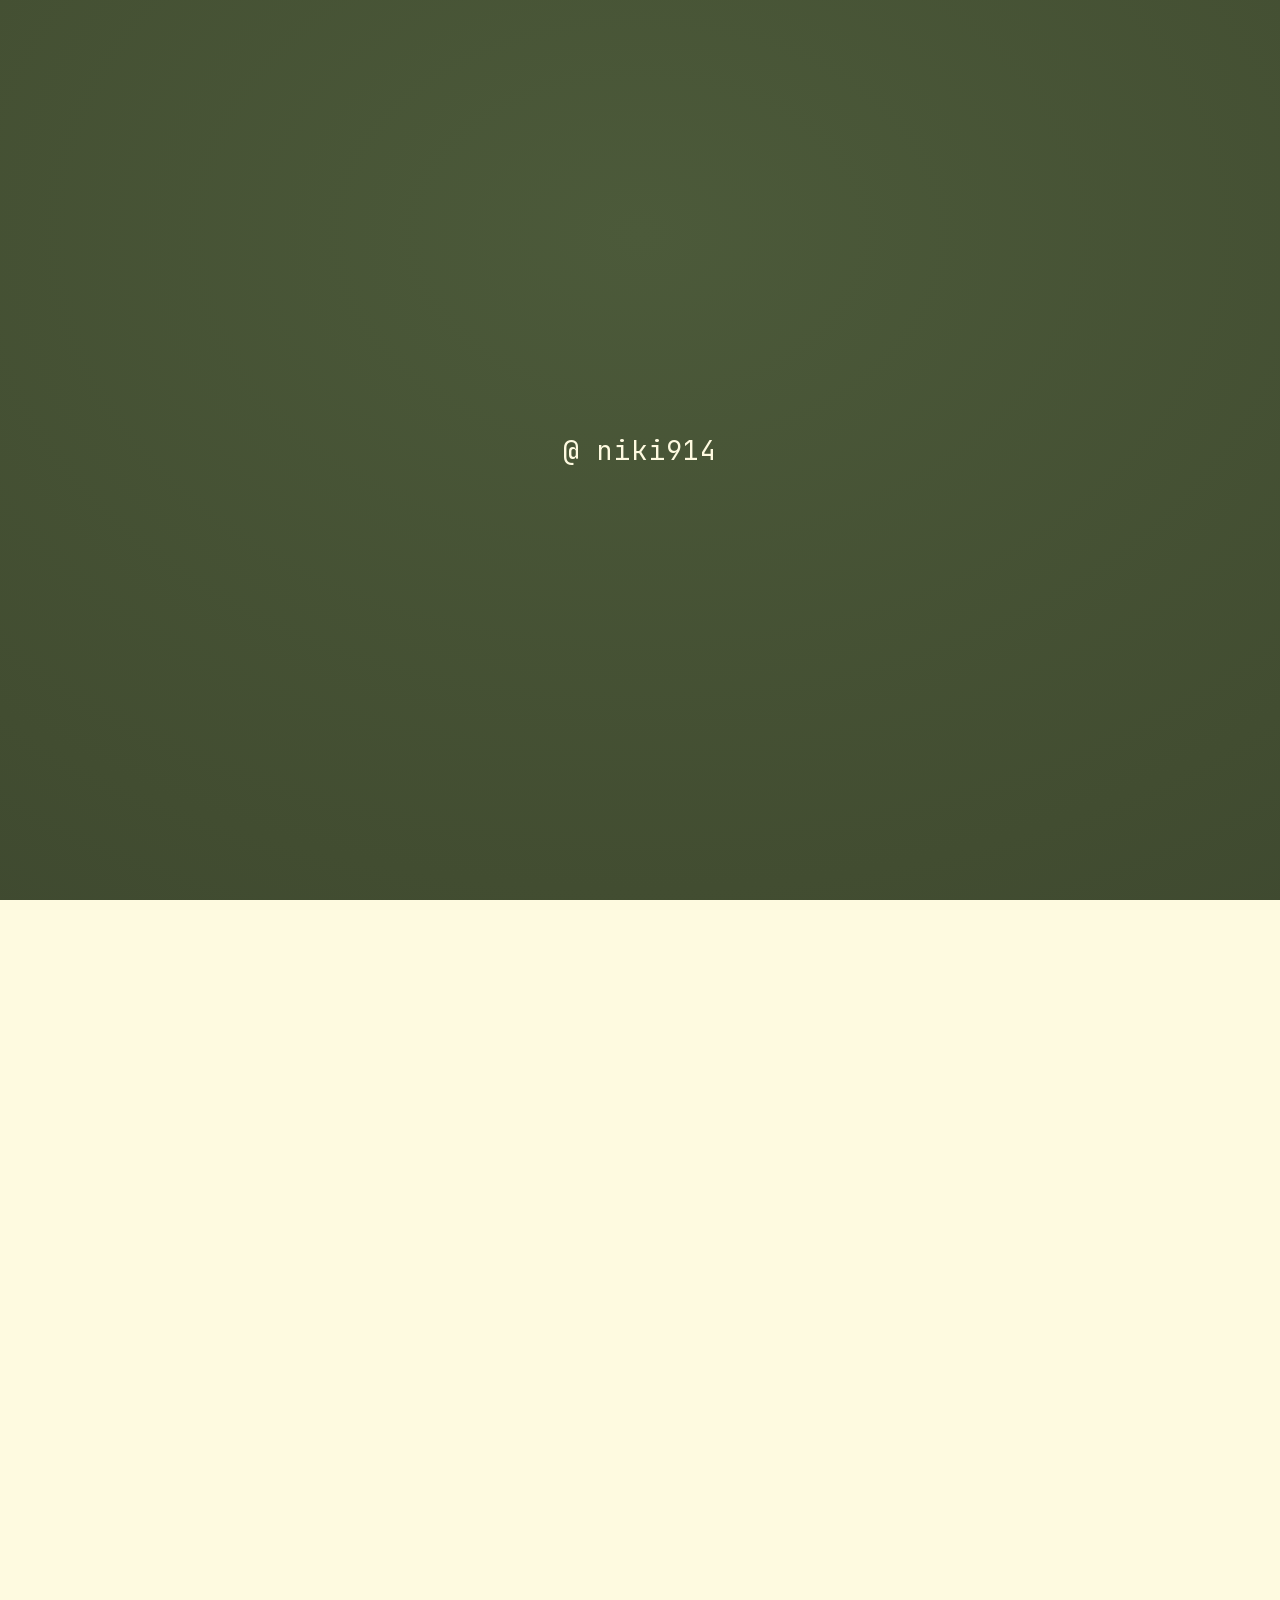
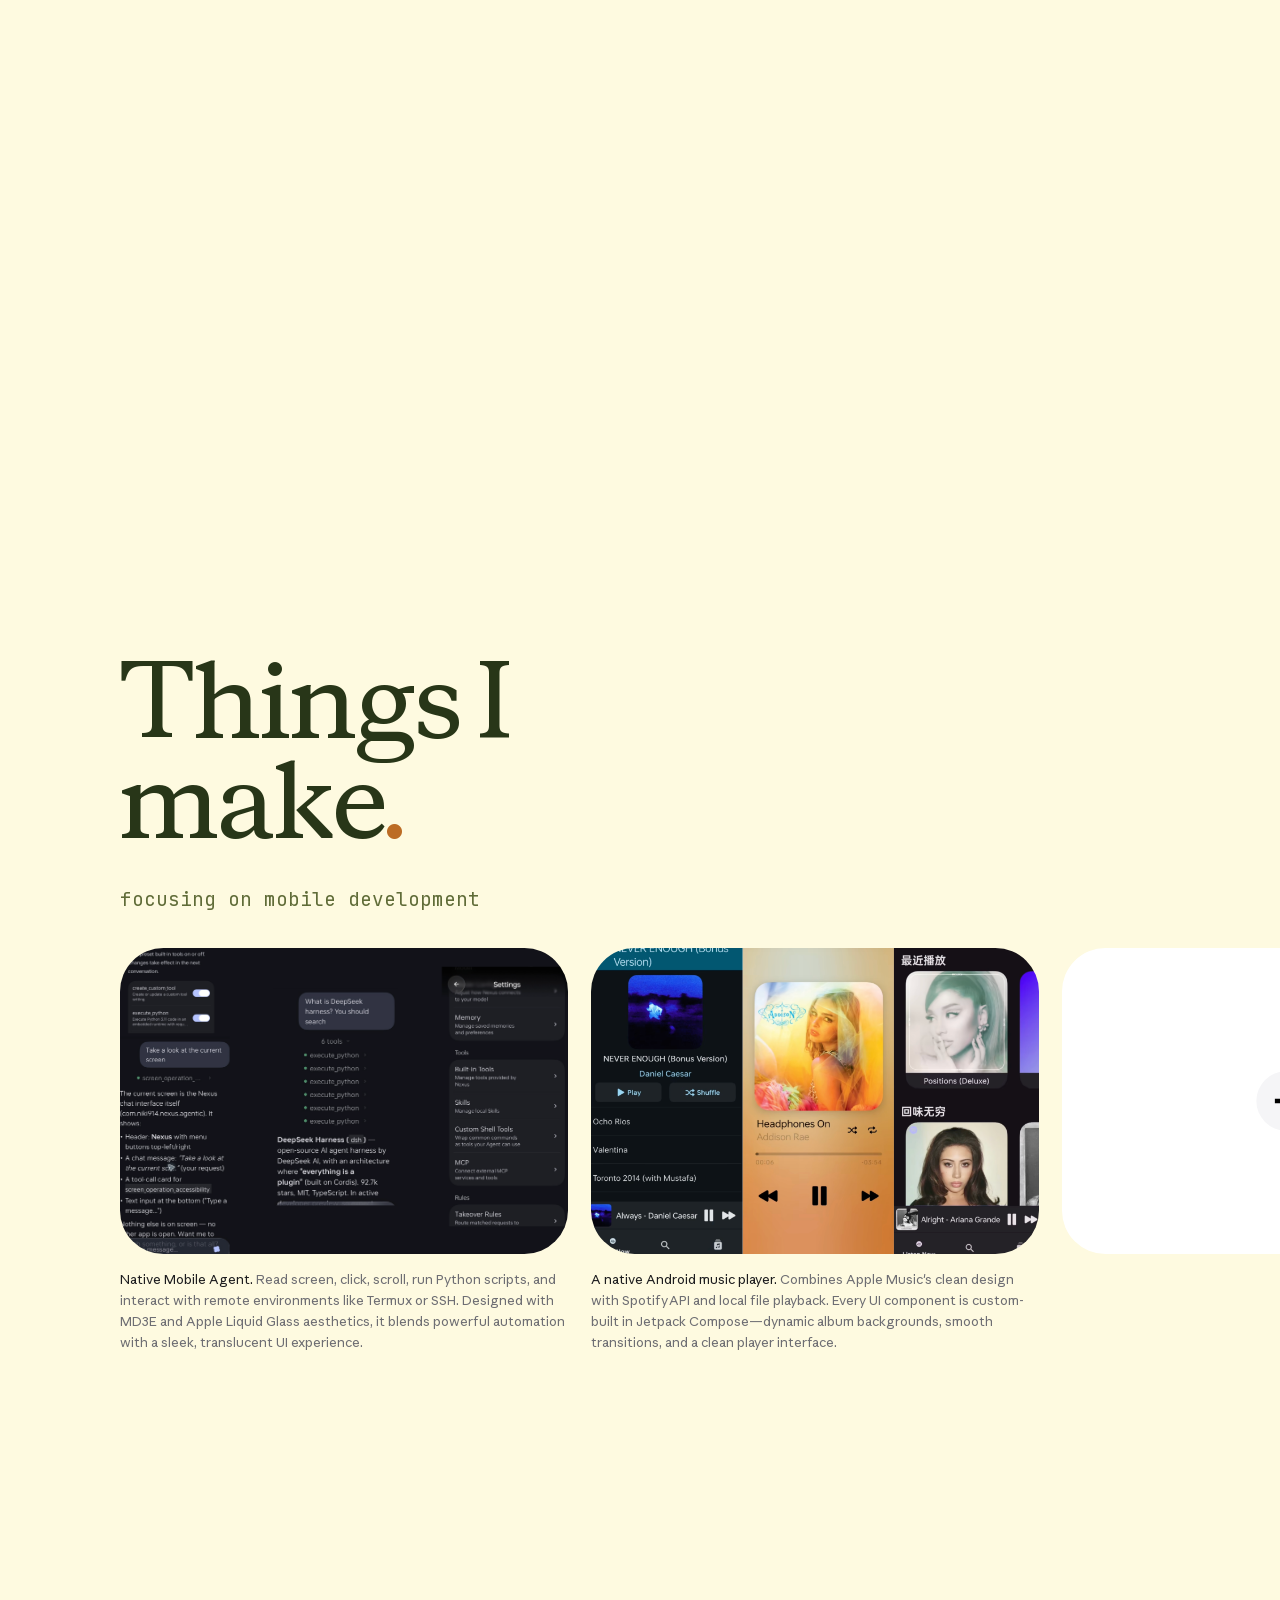
<file: index.html>
<!doctype html>
<html lang="en">
  <head>
    <meta charset="utf-8" />
    <meta name="viewport" content="width=device-width, initial-scale=1" />
    <meta name="description" content="Hi, I'm Niki — personal homepage." />
    <title>@niki914</title>
    <link rel="stylesheet" href="css/style.css" />
  </head>
  <body>

    <!-- SCROLL REVEAL HERO — a tall wrap pins the hero for the first
         140vh of scrolling: scroll progress opens a cog-shaped window
         in the olive cover, then reveals the text element by element.
         Scroll back up to close it again. The final 100vh let the
         next page slide up over the still-pinned hero. -->
    <div class="hero-wrap">
      <header class="hero" aria-label="Hi, I'm Niki">

        <!-- decorative physics layer: behind the type, above the dot ground -->
        <canvas class="fx-layer" aria-hidden="true"></canvas>

        <!-- interactive floaters are declared in the physics specs
             (js/physics.js): a shape with `link` gets a clickable
             hotspot, `img` embeds a glyph — see the LinkedIn tile -->

        <div class="hero-content">
          <!-- centered name -->
          <h1>
            <span class="hello"><span class="w" data-el="w0">Hi,</span> <span class="w" data-el="w1">I'm</span></span>
            <span class="name w" data-el="w2">Niki<em class="accent">.</em></span>
          </h1>
          <p class="subtitle fade" data-el="sub">
            houman dang
          </p>

          <!-- four facts -->
          <div class="facts">
            <div class="fact pop" data-el="f0">
              <div class="k">college</div>
              <div class="v">GDUT<br /><em>Software Engineering</em></div>
            </div>
            <div class="fact pop" data-el="f1">
              <div class="k">intern</div>
              <div class="v">ByteDance<br /><em>Toutiao R&amp;D<br />7 months</em></div>
            </div>
            <div class="fact pop" data-el="f2">
              <div class="k">tech stack</div>
              <div class="v">Android<br /><em>Kotlin</em><br />AI Agent<br />Frontend</div>
            </div>
            <div class="fact pop" data-el="f3">
              <div class="k">english</div>
              <div class="v">Bilinguals S5<br /><em>since 2025.9</em></div>
            </div>
          </div>

          <!-- closer -->
          <p class="pull wipe" data-el="pull">Nice to <span class="accent">meet you</span>.</p>
        </div>

        <!-- PRE PAGE — a blank olive cover, cut open by a cog. The
             window is the silhouette of the amber cog from the
             physics layer: the green cover is simply peeled open in
             a cog shape from the bottom-right corner as you scroll
             (see js/reveal.js). opacity: 0 by default — reveal.js
             turns it on with the closed cover before first paint. -->
        <div class="pre" id="preCover" aria-hidden="true">
          <span class="pre-tag">@ niki914</span>
        </div>

      </header>
    </div>

    <!-- PROJECTS — horizontal gallery. Base: a native horizontally
         scrollable, snap-stopped list (works with JS off, on touch,
         and under reduced motion). js/projects.js adds
         `projects-enhanced` on desktop, which pins the section and
         maps vertical scroll to a translate3d() on the track. -->
    <section class="projects" id="projects" aria-labelledby="projects-title">
      <div class="projects-pin">
        <header class="projects-heading">
          <h2 id="projects-title">Things I<br>make<em class="accent">.</em></h2>
          <p class="subtitle">focusing on mobile development</p>
        </header>

        <div class="projects-viewport">
          <ol class="projects-track">
            <li class="project-item" data-link="https://github.com/niki914/agentic-nexus" data-label="Native Mobile Agent">
              <div class="project-card">
                <img class="project-card-img" src="res/images/root/ai_agent.png" alt="Native Mobile Agent — Android automation agent" width="2112" height="1394" decoding="async" />
              </div>
              <div class="project-copy">
                <p class="project-description" lang="en"><span class="keypoint">Native Mobile Agent.</span> <span class="details">Read screen, click, scroll, run Python scripts, and interact with remote environments like Termux or SSH. Designed with MD3E and Apple Liquid Glass aesthetics, it blends powerful automation with a sleek, translucent UI experience.</span></p>
              </div>
            </li>
            <li class="project-item" data-link="https://github.com/niki914/Myspotify" data-label="Music App — a native Android music player">
              <div class="project-card">
                <img class="project-card-img" src="res/images/root/music_app.png" alt="Music App — Android music player" width="1598" height="1092" decoding="async" />
              </div>
              <div class="project-copy">
                <p class="project-description" lang="en"><span class="keypoint">A native Android music player.</span> <span class="details">Combines Apple Music's clean design with Spotify API and local file playback. Every UI component is custom-built in Jetpack Compose—dynamic album backgrounds, smooth transitions, and a clean player interface.</span></p>
              </div>
            </li>
            <li class="project-item" data-link="https://github.com/niki914?tab=repositories" data-label="GitHub Projects">
              <div class="project-card">
                <img class="project-card-img" src="res/images/root/more.svg" alt="GitHub" width="1600" height="1000" decoding="async" />
              </div>
            </li>
          </ol>
        </div>

        <p class="projects-status" aria-live="polite">01 / 03</p>
      </div>
    </section>

    <!-- OUTRO — a blank black page at the end. projects.js fades the
         shared page background into it as it slides up after the
         gallery has finished. -->
    <section class="outro" aria-hidden="true"></section>

    <script src="js/physics.js"></script>
    <script src="js/reveal.js"></script>
    <script src="js/width-fit.js"></script>
    <script src="js/projects.js"></script>
  </body>
</html>
</file>
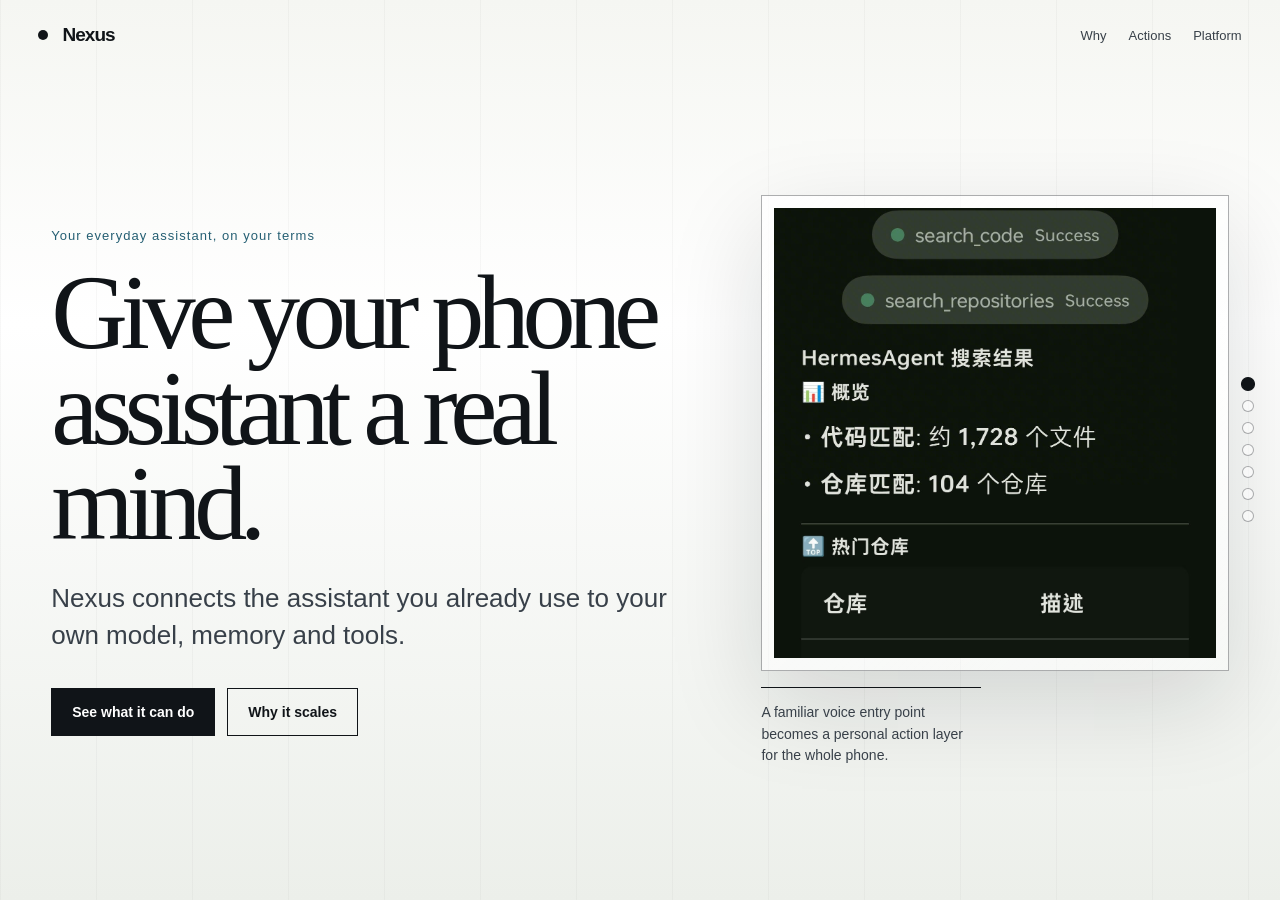
<file: nexus/index.html>
<!doctype html>
<html lang="en">
<head>
<meta charset="utf-8">
<meta name="viewport" content="width=device-width, initial-scale=1">
<meta name="description" content="Nexus gives the phone assistant back to the user by connecting it to their own model, memory and tools.">
<title>Nexus - Your assistant, your model, your phone</title>
<style>
:root {
  color-scheme: light;
  --paper: #f5f6f2;
  --paper-2: #ecefea;
  --ink: #101418;
  --ink-soft: #384049;
  --muted: #68717a;
  --line: rgba(16, 20, 24, 0.14);
  --line-strong: rgba(16, 20, 24, 0.34);
  --accent: #255f73;
  --shadow: rgba(12, 18, 24, 0.14);
  --dark: #111418;
}
* { box-sizing: border-box; }
html, body { height: 100%; }
html { scroll-behavior: smooth; }
body {
  margin: 0;
  overflow: hidden;
  background:
    linear-gradient(90deg, rgba(16, 20, 24, 0.03) 1px, transparent 1px) 0 0 / 96px 96px,
    linear-gradient(180deg, var(--paper), #ffffff 36%, var(--paper-2));
  color: var(--ink);
  font-family: ui-sans-serif, -apple-system, BlinkMacSystemFont, "Segoe UI", Roboto, Helvetica, Arial, sans-serif;
  text-rendering: optimizeLegibility;
}
a { color: inherit; }
button { font: inherit; }
img { display: block; max-width: 100%; }
.site-shell { position: relative; height: 100dvh; }
.site-header {
  position: fixed;
  top: 0;
  left: 0;
  right: 0;
  z-index: 30;
  display: flex;
  align-items: center;
  justify-content: space-between;
  padding: 24px clamp(20px, 3vw, 42px);
  pointer-events: none;
}
.brand-lockup, .header-links { pointer-events: auto; }
.brand-lockup { display: inline-flex; align-items: center; gap: 14px; text-decoration: none; }
.brand-mark { width: 10px; height: 10px; border-radius: 999px; background: var(--ink); }
.brand-name { font-size: 19px; font-weight: 780; letter-spacing: -0.05em; }
.header-links { display: flex; align-items: center; gap: 22px; font-size: 13px; color: var(--ink-soft); }
.header-links a { text-decoration: none; }
.header-links a:hover { color: var(--accent); }
.snap-shell {
  height: 100dvh;
  overflow-y: auto;
  overflow-x: hidden;
  scroll-snap-type: y mandatory;
}
.panel {
  min-height: 100dvh;
  scroll-snap-align: start;
  scroll-snap-stop: always;
  position: relative;
  padding: clamp(86px, 10vw, 116px) clamp(22px, 4vw, 58px) clamp(30px, 5vw, 54px);
  display: flex;
  align-items: center;
}
.panel-inner { width: min(1400px, 100%); margin: 0 auto; }
.hero-grid, .dual-grid, .platform-grid, .final-grid {
  display: grid;
  gap: clamp(28px, 4vw, 68px);
}
.hero-grid { grid-template-columns: minmax(0, 1.1fr) minmax(340px, 0.78fr); align-items: center; }
.dual-grid { grid-template-columns: minmax(0, 0.92fr) minmax(0, 1.08fr); align-items: center; }
.platform-grid { grid-template-columns: minmax(0, 0.8fr) minmax(0, 1.2fr); align-items: start; }
.final-grid { grid-template-columns: minmax(0, 1fr) minmax(280px, 0.72fr); align-items: end; }
.kicker {
  display: inline-block;
  margin-bottom: 22px;
  font-size: 13px;
  letter-spacing: 0.08em;
  color: var(--accent);
}
h1, h2 {
  margin: 0;
  font-family: ui-serif, Georgia, "Times New Roman", serif;
  font-weight: 520;
  letter-spacing: -0.07em;
}
h1 {
  max-width: 920px;
  font-size: clamp(58px, 8.3vw, 128px);
  line-height: 0.9;
}
h2 {
  max-width: 900px;
  font-size: clamp(46px, 6.2vw, 92px);
  line-height: 0.95;
}
p { margin: 0; color: var(--ink-soft); }
.hero-lede {
  max-width: 620px;
  margin-top: 28px;
  font-size: clamp(19px, 2.1vw, 26px);
  line-height: 1.42;
}
.copy-large {
  max-width: 1080px;
  font-size: clamp(24px, 2.8vw, 40px);
  line-height: 1.3;
}
.copy-body, .closing-note {
  max-width: 680px;
  font-size: 19px;
  line-height: 1.72;
}
.actions { display: flex; flex-wrap: wrap; gap: 12px; margin-top: 34px; }
.button {
  min-height: 48px;
  display: inline-flex;
  align-items: center;
  justify-content: center;
  padding: 0 20px;
  border: 1px solid var(--ink);
  text-decoration: none;
  background: transparent;
  color: var(--ink);
  font-size: 14px;
  font-weight: 700;
  transition: transform 0.18s ease, background 0.18s ease, color 0.18s ease;
}
.button.primary { background: var(--ink); color: #ffffff; }
.button:hover { transform: translateY(-1px); }
.button:active { transform: translateY(1px); }
.figure-frame {
  border: 1px solid var(--line-strong);
  padding: 12px;
  background: linear-gradient(135deg, rgba(255,255,255,0.74), rgba(255,255,255,0.28));
  box-shadow: 0 32px 90px var(--shadow);
}
.figure-frame img {
  width: 100%;
  height: min(54dvh, 520px);
  object-fit: cover;
}
.hero-figure .figure-frame img {
  height: min(50dvh, 460px);
}
.figure-note {
  max-width: 220px;
  margin-top: 16px;
  padding-top: 14px;
  border-top: 1px solid var(--ink);
  color: var(--ink-soft);
  font-size: 14px;
  line-height: 1.55;
}
.wide-figure { border-top: 1px solid var(--ink); border-bottom: 1px solid var(--ink); padding: 12px 0; }
.wide-figure img {
  width: 100%;
  height: min(42dvh, 360px);
  object-fit: cover;
}
.rule-list { margin-top: 30px; border-top: 1px solid var(--line-strong); }
.rule-row {
  display: grid;
  grid-template-columns: minmax(170px, 0.34fr) 1fr;
  gap: 26px;
  padding: 22px 0;
  border-bottom: 1px solid var(--line);
}
.rule-row strong { font-size: 18px; letter-spacing: -0.02em; }
.rule-row span { color: var(--muted); font-size: 17px; line-height: 1.55; }
.dark-panel {
  width: 100%;
  min-height: calc(100dvh - clamp(120px, 12vw, 160px));
  margin: 0 calc(clamp(22px, 4vw, 58px) * -1);
  display: grid;
  grid-template-columns: minmax(0, 1fr) minmax(0, 1fr);
  background: var(--dark);
  color: #f2f6f7;
}
.dark-copy {
  padding: clamp(34px, 5vw, 78px);
  display: flex;
  flex-direction: column;
  justify-content: center;
}
.dark-copy h2 { max-width: 760px; }
.dark-copy p {
  max-width: 620px;
  margin-top: 24px;
  color: rgba(242, 246, 247, 0.74);
  font-size: 20px;
  line-height: 1.68;
}
.dark-image {
  display: flex;
  align-items: center;
  justify-content: center;
  padding: 30px;
}
.dark-image img {
  width: 100%;
  max-width: 520px;
  height: min(44dvh, 360px);
  object-fit: contain;
  opacity: 0.96;
}
.feature-strip {
  display: grid;
  grid-template-columns: repeat(4, minmax(0, 1fr));
  margin-top: 40px;
  border-top: 1px solid var(--line-strong);
  border-bottom: 1px solid var(--line-strong);
}
.feature-col {
  min-height: 280px;
  padding: 28px 22px;
  border-right: 1px solid var(--line);
  display: flex;
  flex-direction: column;
  justify-content: space-between;
}
.feature-col:last-child { border-right: 0; }
.feature-col strong { display: block; max-width: 220px; font-size: 24px; letter-spacing: -0.04em; }
.feature-col p { margin-top: 26px; color: var(--muted); font-size: 16px; line-height: 1.56; }
.platform-aside {
  padding-top: 18px;
  border-top: 1px solid var(--ink);
  font-size: 23px;
  line-height: 1.4;
}
.timeline { margin-top: 28px; border-top: 1px solid var(--line-strong); }
.timeline-row {
  display: grid;
  grid-template-columns: 170px 1fr;
  gap: 24px;
  padding: 22px 0;
  border-bottom: 1px solid var(--line);
}
.timeline-row strong { color: var(--accent); font-size: 15px; letter-spacing: 0.04em; }
.timeline-row span { color: var(--ink-soft); line-height: 1.6; }
.page-footer {
  position: absolute;
  left: clamp(22px, 4vw, 58px);
  right: clamp(22px, 4vw, 58px);
  bottom: 26px;
  display: flex;
  justify-content: space-between;
  gap: 22px;
  color: var(--muted);
  font-size: 13px;
}
.pager {
  position: fixed;
  top: 50%;
  right: clamp(14px, 2vw, 28px);
  z-index: 40;
  transform: translateY(-50%);
  display: flex;
  flex-direction: column;
  gap: 10px;
}
.pager button {
  width: 12px;
  height: 12px;
  padding: 0;
  border-radius: 999px;
  border: 1px solid rgba(16, 20, 24, 0.34);
  background: rgba(255, 255, 255, 0.56);
  cursor: pointer;
  transition: transform 0.18s ease, background 0.18s ease, border-color 0.18s ease;
}
.pager button.active {
  background: var(--ink);
  border-color: var(--ink);
  transform: scale(1.18);
}
.pager button:hover { transform: scale(1.12); }
@media (prefers-reduced-motion: no-preference) {
  .hero-copy, .hero-figure, .panel-copy, .panel-figure { animation: rise 0.72s cubic-bezier(0.16, 1, 0.3, 1) both; }
  .hero-figure, .panel-figure { animation-delay: 0.08s; }
  .feature-col { transition: background 0.22s ease, transform 0.22s ease; }
  .feature-col:hover { background: rgba(255,255,255,0.48); transform: translateY(-3px); }
  @keyframes rise { from { opacity: 0; transform: translateY(16px); } to { opacity: 1; transform: translateY(0); } }
}
@media (max-width: 980px) {
  .hero-grid, .dual-grid, .platform-grid, .final-grid, .dark-panel { grid-template-columns: 1fr; }
  .figure-frame img, .wide-figure img, .hero-figure .figure-frame img { height: auto; aspect-ratio: 4 / 3; }
  .dark-panel { min-height: auto; }
  .feature-strip { grid-template-columns: 1fr 1fr; }
  .feature-col:nth-child(2) { border-right: 0; }
}
@media (max-width: 720px) {
  .panel { padding-top: 88px; padding-bottom: 58px; }
  .header-links { display: none; }
  .feature-strip, .rule-row, .timeline-row { grid-template-columns: 1fr; }
  .feature-col { border-right: 0; border-bottom: 1px solid var(--line); min-height: 220px; }
  .feature-col:last-child { border-bottom: 0; }
  .page-footer { position: static; margin-top: 24px; flex-direction: column; }
  .pager { right: 10px; gap: 8px; }
}
</style>
</head>
<body>
<div class="site-shell">
  <header class="site-header">
    <a class="brand-lockup" href="#panel-1" aria-label="Nexus home">
      <span class="brand-mark"></span>
      <span class="brand-name">Nexus</span>
    </a>
    <nav class="header-links" aria-label="Section links">
      <a href="#panel-2">Why</a>
      <a href="#panel-3">Actions</a>
      <a href="#panel-6">Platform</a>
    </nav>
  </header>

  <nav class="pager" aria-label="Page sections">
    <button type="button" data-index="0" class="active" aria-label="Go to section 1"></button>
    <button type="button" data-index="1" aria-label="Go to section 2"></button>
    <button type="button" data-index="2" aria-label="Go to section 3"></button>
    <button type="button" data-index="3" aria-label="Go to section 4"></button>
    <button type="button" data-index="4" aria-label="Go to section 5"></button>
    <button type="button" data-index="5" aria-label="Go to section 6"></button>
    <button type="button" data-index="6" aria-label="Go to section 7"></button>
  </nav>

  <main class="snap-shell" id="snap-shell">
    <section class="panel" id="panel-1" data-panel>
      <div class="panel-inner hero-grid">
        <div class="hero-copy">
          <span class="kicker">Your everyday assistant, on your terms</span>
          <h1>Give your phone assistant a real mind.</h1>
          <p class="hero-lede">Nexus connects the assistant you already use to your own model, memory and tools.</p>
          <div class="actions">
            <a class="button primary" href="#panel-3">See what it can do</a>
            <a class="button" href="#panel-6">Why it scales</a>
          </div>
        </div>
        <div class="hero-figure">
          <div class="figure-frame">
            <img src="assets/images/using_mcp.jpg" alt="Nexus showing MCP usage inside the app">
          </div>
          <div class="figure-note">A familiar voice entry point becomes a personal action layer for the whole phone.</div>
        </div>
      </div>
    </section>

    <section class="panel" id="panel-2" data-panel>
      <div class="panel-inner">
        <span class="kicker">A simple idea with a larger shift behind it</span>
        <h2>The assistant should belong to the person holding the phone.</h2>
        <p class="copy-large" style="margin-top:30px;">Most phone assistants are fixed products. Nexus turns that relationship around: you choose the model, decide what it remembers and define what it is allowed to do.</p>
      </div>
    </section>

    <section class="panel" id="panel-3" data-panel>
      <div class="panel-inner dual-grid">
        <div class="panel-figure wide-figure">
          <img src="assets/images/memory.jpg" alt="Nexus memory screen">
        </div>
        <div class="panel-copy">
          <span class="kicker">What changes in practice</span>
          <h2>One sentence can become a phone action.</h2>
          <p class="copy-body" style="margin-top: 24px;">Nexus goes beyond better answers. It gives the assistant a runtime for memory, built in tools, custom shell tools and external MCP services.</p>
          <div class="rule-list">
            <div class="rule-row"><strong>Open what you need</strong><span>Launch apps or jump to websites from a natural request.</span></div>
            <div class="rule-row"><strong>Remember preferences</strong><span>Store useful facts so future conversations start with context.</span></div>
            <div class="rule-row"><strong>Run trusted routines</strong><span>Wrap commands you understand into reusable tools for the assistant.</span></div>
            <div class="rule-row"><strong>Reach outside the phone</strong><span>Connect HTTP MCP servers so the assistant can discover more capabilities.</span></div>
          </div>
        </div>
      </div>
    </section>

    <section class="panel" id="panel-4" data-panel>
      <div class="panel-inner">
        <div class="dark-panel">
          <div class="dark-copy">
            <span class="kicker" style="color: rgba(255,255,255,0.74);">Built for real system entry points</span>
            <h2>Designed for people, built for system power.</h2>
            <p>The public story is simple: bring your own model and make the assistant useful. Underneath, Nexus coordinates host takeover, streaming responses, settings, tools and configuration across Android processes.</p>
          </div>
          <div class="dark-image">
            <img src="assets/images/mcp_status.jpg" alt="Nexus MCP status screen">
          </div>
        </div>
      </div>
    </section>

    <section class="panel" id="panel-5" data-panel>
      <div class="panel-inner">
        <span class="kicker">Capability surface</span>
        <h2>A personal layer on top of Android.</h2>
        <div class="feature-strip" aria-label="Core capabilities">
          <article class="feature-col"><strong>Model choice</strong><p>Works with OpenAI, Anthropic, Google, DeepSeek and compatible API endpoints.</p></article>
          <article class="feature-col"><strong>Assistant takeover</strong><p>Adapts to mainstream assistants such as Breeno and XiaoAi, with chat as a fallback.</p></article>
          <article class="feature-col"><strong>Tool runtime</strong><p>Built in tools, custom tools and MCP servers are managed from one app surface.</p></article>
          <article class="feature-col"><strong>User control</strong><p>API keys, memory, execution rules and takeover settings remain configurable.</p></article>
        </div>
      </div>
    </section>

    <section class="panel" id="panel-6" data-panel>
      <div class="panel-inner platform-grid">
        <div class="panel-copy">
          <span class="kicker">Why this becomes a platform</span>
          <h2>Not just another chat app.</h2>
          <p class="platform-aside">The more tools and services a user connects, the more useful the assistant becomes. The product grows from a model switcher into an action layer for the phone.</p>
        </div>
        <div>
          <div class="timeline">
            <div class="timeline-row"><strong>Entry</strong><span>Use the voice assistant people already know instead of asking them to learn a new app.</span></div>
            <div class="timeline-row"><strong>Control</strong><span>Let users choose their own model provider, API key and endpoint.</span></div>
            <div class="timeline-row"><strong>Memory</strong><span>Persist preferences and important information across conversations.</span></div>
            <div class="timeline-row"><strong>Extension</strong><span>Add built in tools, custom commands and MCP services as the capability surface grows.</span></div>
          </div>
        </div>
      </div>
    </section>

    <section class="panel" id="panel-7" data-panel>
      <div class="panel-inner final-grid">
        <div>
          <span class="kicker">Current status</span>
          <h2>Your model. Your tools. Your phone.</h2>
        </div>
        <div>
          <p class="closing-note">Nexus is in beta today. It already points to a bigger category: a user owned assistant that can act across the phone while staying configurable and extensible.</p>
          <div class="actions">
            <a class="button primary" href="#panel-1">Back to start</a>
          </div>
        </div>
        <div class="page-footer">
          <span>Nexus</span>
          <span>Bring your own model. Configure your own assistant.</span>
        </div>
      </div>
    </section>
  </main>
</div>

<script>
(() => {
  const shell = document.getElementById('snap-shell');
  const panels = Array.from(document.querySelectorAll('[data-panel]'));
  const dots = Array.from(document.querySelectorAll('.pager button'));
  let active = 0;

  const setActive = (index) => {
    active = index;
    dots.forEach((dot, i) => {
      const isActive = i === index;
      dot.classList.toggle('active', isActive);
      dot.setAttribute('aria-current', isActive ? 'true' : 'false');
    });
  };

  const goToIndex = (index) => {
    const target = panels[index];
    if (!target) return;
    shell.scrollTo({ top: target.offsetTop, behavior: 'smooth' });
  };

  dots.forEach((dot) => {
    dot.addEventListener('click', () => {
      const index = Number(dot.dataset.index || '0');
      goToIndex(index);
    });
  });

  document.querySelectorAll('a[href^="#panel-"]').forEach((link) => {
    link.addEventListener('click', (event) => {
      const href = link.getAttribute('href');
      if (!href) return;
      const panel = document.querySelector(href);
      if (!panel) return;
      event.preventDefault();
      const index = panels.indexOf(panel);
      goToIndex(index);
    });
  });

  const observer = new IntersectionObserver((entries) => {
    entries.forEach((entry) => {
      if (entry.isIntersecting) {
        const index = panels.indexOf(entry.target);
        if (index !== -1) setActive(index);
      }
    });
  }, {
    root: shell,
    threshold: 0.62,
  });

  panels.forEach((panel) => observer.observe(panel));

  window.addEventListener('keydown', (event) => {
    if (event.key === 'ArrowDown' || event.key === 'PageDown') {
      event.preventDefault();
      goToIndex(Math.min(active + 1, panels.length - 1));
    }
    if (event.key === 'ArrowUp' || event.key === 'PageUp') {
      event.preventDefault();
      goToIndex(Math.max(active - 1, 0));
    }
  });

  setActive(0);
})();
</script>
</body>
</html>
</file>
<file: css/style.css>
/* ===========================================
   PERSONAL HOMEPAGE — scroll-driven hero.
   Theme: Anthropic fonts (../res/fonts),
   T7 editorial language in olive & cream:
   deep olive green, warm cream, amber.
   =========================================== */
@font-face {
  font-family: "AnthropicSerif";
  src: url("../res/fonts/anthropic/anthropic_serif_roman.woff2") format("woff2");
  font-weight: 400;
  font-style: normal;
  font-display: swap;
}
@font-face {
  font-family: "AnthropicSerif";
  src: url("../res/fonts/anthropic/anthropic_serif_italic.woff2") format("woff2");
  font-weight: 400;
  font-style: italic;
  font-display: swap;
}
@font-face {
  font-family: "AnthropicSans";
  src: url("../res/fonts/anthropic/anthropic_sans_roman.woff2") format("woff2");
  font-weight: 400;
  font-style: normal;
  font-display: swap;
}
/* JetBrains Mono — latin subset from Google Fonts. Served as a
   variable font: one file, weights picked by the descriptors. */
@font-face {
  font-family: "JetBrainsMono";
  src: url("../res/fonts/jetbrains_mono.woff2") format("woff2");
  font-weight: 400;
  font-style: normal;
  font-display: swap;
}
@font-face {
  font-family: "JetBrainsMono";
  src: url("../res/fonts/jetbrains_mono.woff2") format("woff2");
  font-weight: 700;
  font-style: normal;
  font-display: swap;
}

/* ===========================================
   THEME TOKENS — tropical indoor plant palette
   =========================================== */
:root {
  --ink: #606c38;            /* olive green */
  --icon: #283618;           /* deep olive ink */
  --accent: #bc6c25;         /* amber */
  --cream: #fefae0;          /* warm cream */
  --muted: #606c38;          /* muted olive */
  --faint: rgba(96, 108, 56, 0.55);
  --hairline: rgba(96, 108, 56, 0.16);

  --font-serif: "AnthropicSerif", serif;
  --font-sans: "AnthropicSans", sans-serif;
  --font-mono: "JetBrainsMono", monospace;

  /* projects page — neutral text on light gray */
  --projects-bg: #f5f5f7;
  --projects-ink: #1d1d1f;    /* big titles, keypoint text */
  --projects-muted: #6e6e73;  /* small labels, secondary text */
  --projects-head-gap: clamp(24px, 2.6vw, 40px);

  /* one fixed standard frame for every project card, so all cards in
     the gallery share the same height and stay aligned. Assets are
     prepared at 1598×1092: 560 × 1092/1598 ≈ 382.7. Images with a
     different ratio are cropped to the frame by object-fit: cover. */
  --project-card-width: 448px;
  --project-card-height: calc(var(--project-card-width) * 1092 / 1598);
  --project-gap: clamp(14px, 1.8vw, 30px);
  --project-radius: clamp(28px, 3.4vw, 52px);

  --ease-out-expo: cubic-bezier(0.16, 1, 0.3, 1);
  --slide-pad-x: clamp(16px, 9.375vw, 180px);
}

*, *::before, *::after { box-sizing: border-box; }

/* ===========================================
   LAYOUT — normal document flow. The hero is a
   sticky full-screen panel pinned inside a tall
   wrap: the first 140vh of scrolling drive the
   reveal, the next 100vh let the next page
   slide up over the still-pinned hero.
   =========================================== */
html {
  /* no elastic bounce at the top (and bottom) of the page */
  overscroll-behavior-y: none;
  /* any residual overscroll paints the canvas: olive near the top
     (cover-colored, so a bounce at the top shows cover, not cream),
     the light gray across the gallery, and black at the very bottom
     so a bounce after the outro doesn't flash gray */
  background: linear-gradient(180deg, #4c5a3a 0%, #39432e 30vh, var(--projects-bg) calc(30vh + 1px), #000000);
}
body { margin: 0; background: var(--cream); }
img, video, canvas, svg { max-width: 100%; max-height: 100%; }

.hero-wrap { position: relative; height: 240vh; height: 240dvh; }

.hero {
  position: sticky; top: 0;
  height: 100vh; height: 100dvh;
  overflow: hidden;
}

/* ===========================================
   HERO GROUND — dot grid in warm amber + cream
   text halo so type stays readable when the
   physics shapes drift underneath. The halo is
   a --halo variable in em units: each hero text
   element re-resolves it against its own font
   size, so small labels get a small halo and
   the big name keeps a strong one.
   =========================================== */
.hero {
  background-color: var(--cream);
  background-image: url("data:image/svg+xml,%3Csvg xmlns='http://www.w3.org/2000/svg' width='50' height='50'%3E%3Crect width='3' height='3' x='23.5' y='23.5' fill='%23dda15e' fill-opacity='0.7'/%3E%3C/svg%3E");
  background-size: 50px 50px;
  --halo:
    -0.04em -0.04em 0 var(--cream),
     0.04em -0.04em 0 var(--cream),
    -0.04em  0.04em 0 var(--cream),
     0.04em  0.04em 0 var(--cream),
     0 0 0.12em var(--cream),
     0 0 0.28em var(--cream),
     0 0 0.5em var(--cream);
  text-shadow: var(--halo);
}
/* every hero text element opts into the halo (inheritance would
   otherwise pass along the parent's resolved px values instead of
   re-scaling the ems to the element's own size) */
.hero h1, .hero h1 .name, .hero .subtitle, .hero .fact .k,
.hero .fact .v, .hero .fact .v em, .hero .pull { text-shadow: var(--halo); }

/* ===========================================
   COMPOSITION — centered name card. Type sizes
   are design-px × (100 / 1920) vw, each with a
   clamp floor so phones stay legible.
   =========================================== */
.hero-content {
  position: relative; z-index: 1; height: 100%;
  display: flex; flex-direction: column; align-items: center; justify-content: center;
  text-align: center; padding: 0 var(--slide-pad-x);
  /* display-only layer: it spans the whole hero and would otherwise
     swallow clicks meant for the .fx-link tile beneath it */
  pointer-events: none;
}
.hero-content > * { width: fit-content; max-width: 1500px; }

h1 { margin: 0; color: var(--icon); font-family: var(--font-serif); font-weight: 400; line-height: 1.15; letter-spacing: 0; }
h1 em { font-style: italic; }
.hero h1 { font-size: clamp(28px, 4.375vw, 84px); }
.hero h1 .name { display: block; font-size: clamp(44px, 10.9375vw, 210px); line-height: 1.02; margin-top: clamp(6px, 0.63vw, 12px); }

.subtitle { margin: clamp(16px, 2.29vw, 44px) 0 0; color: var(--muted); font-family: var(--font-mono); font-size: clamp(15px, 1.51vw, 29px); line-height: 1.6; }
.subtitle .accent { color: var(--accent); }
.accent { color: var(--accent); }

.pull { margin: clamp(20px, 2.92vw, 56px) 0 0; font-family: var(--font-serif); font-style: italic; font-size: clamp(17px, 2.083vw, 40px); line-height: 1.3; color: var(--icon); }
.pull .accent { color: var(--accent); }

/* === facts: four columns, hairline dividers, wrap on narrow screens === */
.facts {
  display: flex; flex-wrap: wrap; align-items: stretch; justify-content: center;
  margin-top: clamp(28px, 3.96vw, 76px); width: fit-content; max-width: 1560px;
}
.fact { flex: 0 0 clamp(150px, 18.75vw, 360px); padding: 0 clamp(12px, 2.08vw, 40px); border-right: 1px solid var(--hairline); }
.fact:last-child { border-right: none; }
.fact .k { font-family: var(--font-mono); font-size: clamp(11px, 0.99vw, 19px); letter-spacing: 0.05em; color: var(--faint); margin-bottom: clamp(8px, 0.83vw, 16px); }
.fact .k .accent { color: var(--accent); }
.fact .v { font-family: var(--font-serif); font-size: clamp(17px, 2.083vw, 40px); line-height: 1.4; color: var(--icon); }
.fact .v em { font-style: italic; color: var(--muted); font-size: clamp(14px, 1.72vw, 33px); }

/* short landscape viewports: compress so the card fits without clipping */
@media (max-height: 640px) {
  .hero h1 .name { font-size: clamp(34px, 6.5vw, 120px); margin-top: 4px; }
  .subtitle { margin-top: 12px; }
  .facts { margin-top: 14px; }
  .fact .v { font-size: clamp(14px, 2.08vw, 26px); }
  .pull { margin-top: 14px; }
}

/* ===========================================
   FX LAYER — physics shapes between the dot
   ground and the type layer. Logical 1920×1080
   world, contain-fitted by JS on resize.
   =========================================== */
.fx-layer {
  position: absolute; inset: 0; z-index: 0;
  width: 100%; height: 100%;
  max-width: none; max-height: none;
  pointer-events: none;
}

/* interactive floater hotspot — invisible <a> elements created by
   physics.js for every spec with a `link`, glued to the shape each
   frame. reveal.js flips pointer-events on once the cog window has
   uncovered the shape, so clicks can't fire while it is hidden. */
.fx-link {
  position: absolute; z-index: 0;
  pointer-events: none;
  cursor: pointer;
}

/* ===========================================
   PRE PAGE — olive cover cut open by a cog.
   A full-screen #424d31 sheet, blank, no gear
   graphic of its own: JS punches a window in
   the shape of the amber cog out of it and
   grows the window with scroll progress.
   opacity: 0 by default (no-JS → hero visible);
   JS flips it on with the closed cover set
   before first paint.
   =========================================== */
.pre {
  position: absolute; inset: 0; z-index: 500;
  background:
    radial-gradient(130% 130% at 50% 26%, #4c5a3a 0%, #424d31 56%, #39432e 100%);
  pointer-events: none;
  opacity: 0;
  /* clip-path: path(evenodd, "…") — set by JS while scrolling */
}

/* the handle, centered on the closed curtain. The cog window eats
   it as it grows, so the tag vanishes with the cover. */
.pre-tag {
  position: absolute; inset: 0;
  display: flex; align-items: center; justify-content: center;
  font-family: var(--font-mono);
  font-weight: 400;
  font-size: clamp(18px, 2.08vw, 40px);
  letter-spacing: 0.04em;
  color: var(--cream);
  /* the .hero halo is inherited and reads as a blur on the flat
     cover — the olive background needs no halo for contrast */
  text-shadow: none;
}

/* ===========================================
   PROJECTS — horizontal gallery. The base
   stylesheet renders the track as a native
   horizontally scrollable, snap-stopped list
   (no-JS, touch, reduced motion). On desktop
   js/projects.js adds `projects-enhanced` to
   <html>, which swaps the track to a
   translate3d-driven fixed gallery: the pin
   sticks to the viewport, the heading and
   controls stay, and the track moves 1:1 with
   the vertical scroll.
   =========================================== */
.projects {
  position: relative; z-index: 1;
  min-height: 100vh;
  background: var(--projects-bg);
}

.projects-pin {
  position: relative;
  display: flex; flex-direction: column;
  padding-top: clamp(40px, 7vw, 140px);
}

.projects-heading { padding-inline: var(--slide-pad-x); }
/* title homage — matches the hero name: serif, deep olive ink, amber
   period (the accent-colored full stop is the signature detail) */
.projects-heading h2 {
  margin: 0 0 var(--projects-head-gap);
  max-width: 15ch;
  font-family: var(--font-serif); font-weight: 400;
  font-size: clamp(66px, 8vw, 148px);
  line-height: 0.98;
  letter-spacing: 0;
  color: var(--icon);
}
/* subtitle homage — matches the hero subtitle (houman dang): mono,
   muted olive. The hero's wide name→subtitle gap is intentionally
   not copied; a normal margin is used instead. */
.projects-heading .subtitle {
  margin: clamp(10px, 1.1vw, 18px) 0 0;
}

.projects-viewport {
  margin-block: var(--projects-head-gap) clamp(18px, 2.2vw, 36px);
  overflow: hidden;   /* the enhanced track is wider than the page */
}

.projects-track {
  position: relative;   /* items' offsetParent — offsets stay track-local */
  list-style: none; margin: 0;
  display: flex; gap: var(--project-gap);
  padding-inline: var(--slide-pad-x);
  overflow-x: auto;
  scroll-snap-type: x mandatory;
  scroll-padding-inline: var(--slide-pad-x);
  overscroll-behavior-inline: contain;
}

.project-item {
  position: relative;   /* linked cards get an absolute <a> overlay */
  flex: 0 0 auto;
  width: var(--project-card-width);
  scroll-snap-align: start;
}

/* project card — a fixed frame with the image absolutely positioned,
   so it never affects layout: every card keeps exactly
   var(--project-card-height), so their top edges align across the
   gallery. The image fills the frame via object-fit: cover; a 1%
   scale micro-overshoots the edges so a subpixel rounding can never
   expose the card behind the image. translateZ(0) gives the card its
   own compositing layer so the rounded-edge antialiasing never mixes
   colors into the image. */
.project-card {
  position: relative;
  width: 100%; height: var(--project-card-height);
  border-radius: var(--project-radius);
  overflow: hidden;
  transform: translateZ(0);
}
.project-card-img {
  position: absolute;
  inset: 0;
  width: 100%; height: 100%;
  object-fit: cover;
  transform: scale(1.01);
}

.project-copy {
  padding-top: clamp(14px, 1.2vw, 22px);
  max-width: 100%;
}
/* generic linked-card hotspot — created by js/projects.js for every
   item with a data-link attribute, the same pattern as the fx-link
   floaters: one transparent <a> covering the card (image area) only,
   so the description text below stays non-clickable */
.project-link {
  position: absolute; inset: 0;
  cursor: pointer;
}
.project-description {
  margin: 0;
  font-family: var(--font-sans);
  font-size: clamp(13px, 0.95vw, 15px);
  line-height: 1.6;
}
.project-description .keypoint { color: var(--projects-ink); }
.project-description .details { color: var(--projects-muted); }

/* the counter is kept for screen readers (aria-live); visually
   hidden — navigation is scroll / keyboard only, no buttons */
.projects-status {
  position: absolute;
  width: 1px; height: 1px;
  margin: -1px; padding: 0;
  overflow: hidden;
  clip: rect(0 0 0 0);
  white-space: nowrap;
  border: 0;
}

/* ===========================================
   ENHANCED (desktop) — sticky pin + fixed
   horizontal mapping. The section's own height
   is stretched by js/projects.js to
   viewportHeight + travelX so the pin un-sticks
   exactly when the last card reaches its end.
   =========================================== */
html.projects-enhanced .projects-pin {
  position: sticky; top: 0;
  height: 100vh; height: 100dvh;
  overflow: hidden;
}
/* the viewport stretches the track to the full middle band; each
   item is a column centered in the band. Cards keep their fixed
   standard height (var(--project-card-height)) — the frame never
   compresses */
html.projects-enhanced .projects-viewport {
  display: flex; min-height: 0;
  flex: 1;
}
html.projects-enhanced .projects-track {
  flex: none;
  width: max-content;
  overflow: visible;
  scroll-snap-type: none;
}
html.projects-enhanced .project-item {
  display: flex; flex-direction: column;
  justify-content: flex-start;   /* every card's top edge lines up;
                                    description lengths vary, so centering
                                    would stagger the frames */
}
html.projects-enhanced .project-card {
  flex: none;   /* fixed frame — never shrinks, never compresses */
}
html.projects-enhanced .project-copy { flex-shrink: 0; }

/* ===========================================
   TOUCH & NARROW — native horizontal swipe.
   The base layout already scrolls; only the
   card footprint changes. (js/projects.js
   skips enhancement when this query matches.)
   =========================================== */
@media (max-width: 767px), (pointer: coarse) {
  .project-item { width: min(84vw, 420px); }
  .project-card { height: calc(min(84vw, 420px) * 1092 / 1598); }
}

/* short windows: compact the heading so the full card still fits
   still fits the middle band. The card frame never shrinks — on
   short windows the description below it is what clips first. */
@media (max-height: 760px) {
  .projects-pin { padding-top: clamp(28px, 5vw, 84px); }
  .projects-heading h2 { font-size: clamp(29px, 3.9vw, 65px); line-height: 0.98; margin-bottom: clamp(12px, 1.4vw, 22px); }
  .projects-viewport { margin-block: 10px 14px; }
  .project-copy { padding-top: 10px; }
  .project-description { font-size: clamp(11px, 0.95vw, 13px); line-height: 1.5; }
}
/* very short windows: drop the subtitle to keep the card visible */
@media (max-height: 540px) {
  .projects-heading .subtitle { display: none; }
}

/* ===========================================
   REDUCED MOTION — no sticky, no transforms,
   no color interpolation. The gallery becomes
   a plain grid/list; everything stays readable.
   js/projects.js skips enhancement entirely.
   =========================================== */
@media (prefers-reduced-motion: reduce) {
  .projects { background: var(--projects-bg); }
  .projects-pin {
    position: static;
    height: auto;
    overflow: visible;
  }
  .projects-viewport { overflow: visible; }
  .projects-track {
    display: grid;
    grid-template-columns: repeat(auto-fit, minmax(min(320px, 100%), 1fr));
    align-items: start;
    gap: var(--project-gap);
    overflow: visible;
    scroll-snap-type: none;
  }
  .project-item { width: 100%; scroll-snap-align: none; }
}

/* ===========================================
   OUTRO — blank black page at the end. Follows
   the gallery in normal flow; projects.js fades
   the shared page background into it as it
   slides up. Static black under reduced motion
   and with JS off.
   =========================================== */
.outro {
  position: relative; z-index: 1;
  min-height: 100vh;
  background: #000000;
}
</file>
